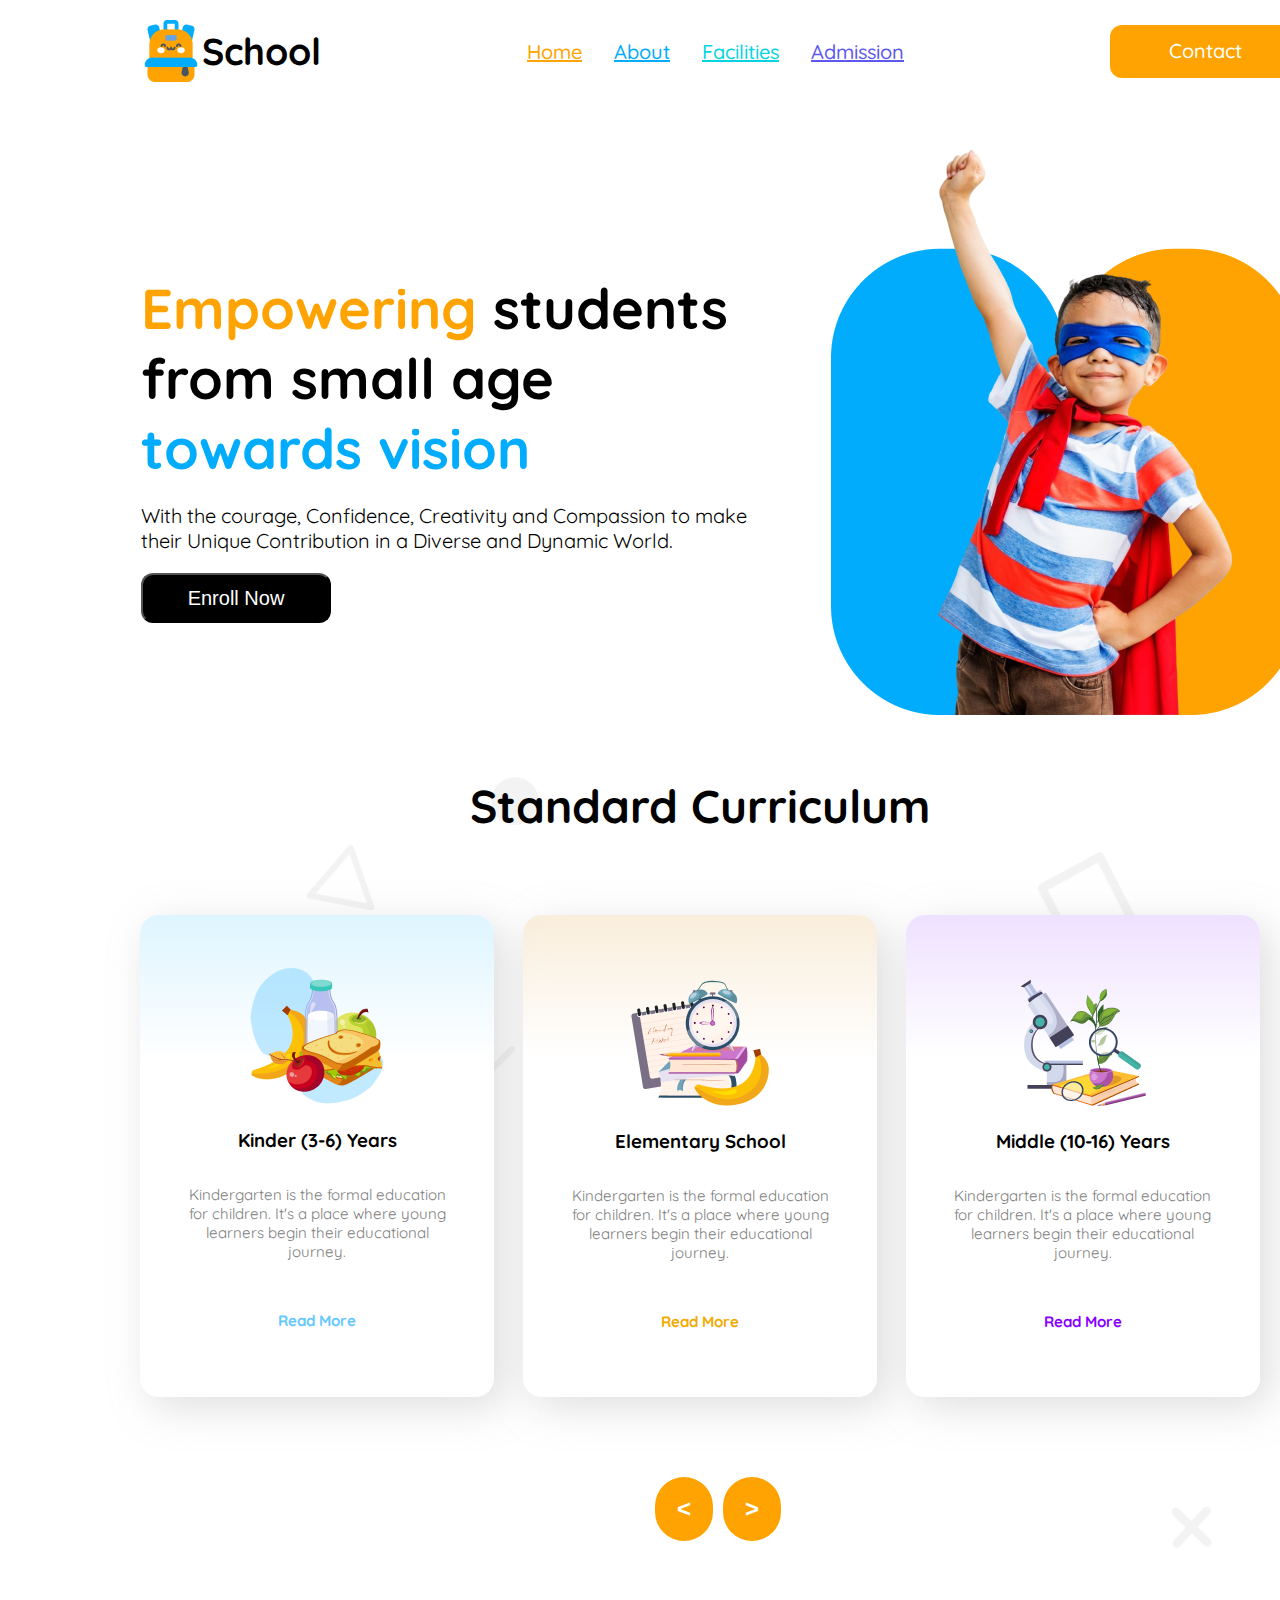
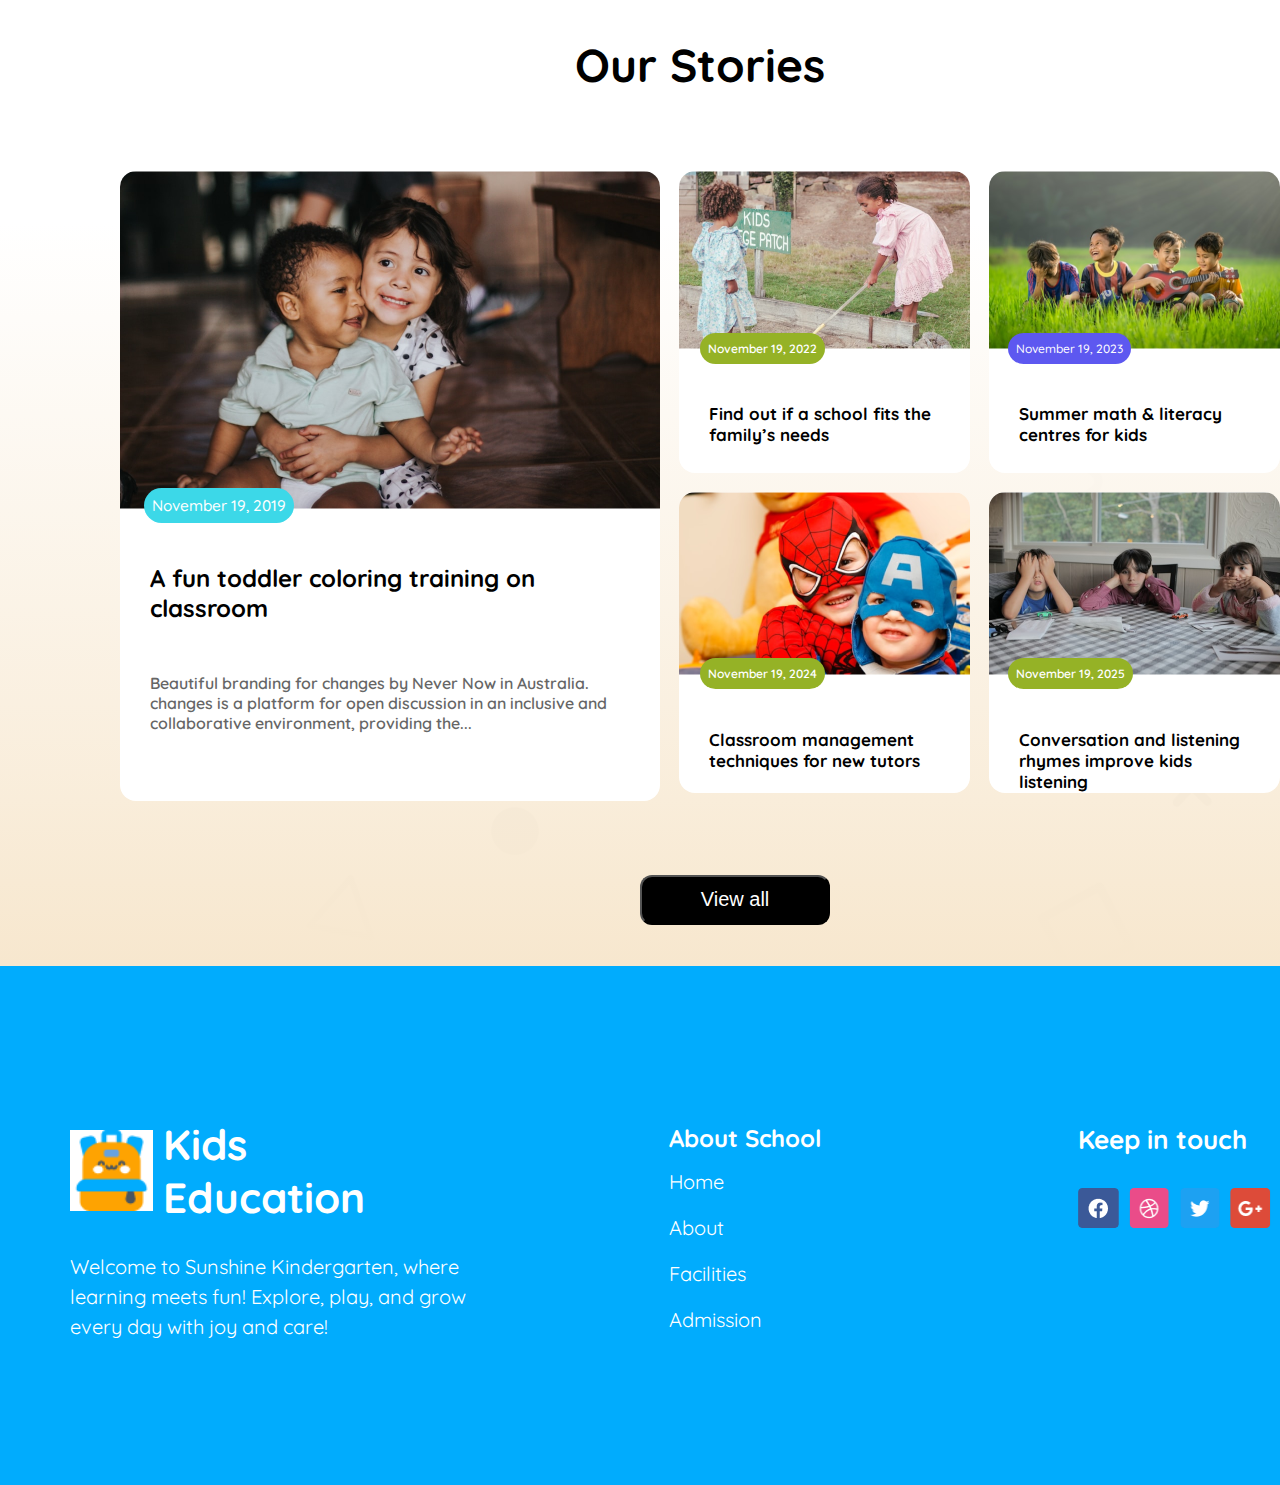
<file: index.html>
<!DOCTYPE html>
<html lang="en">

<head>
    <meta charset="UTF-8">
    <meta name="viewport" content="width=device-width, initial-scale=1.0">
    <link rel="shortcut icon" href="./assets/favicon.jpg" type="image/x-icon">
    <link rel="stylesheet" href="./kids_school.css">
    <title>Kids-School</title>
</head>

<body class="quicksand-font">
    <!-- Navigation bar -->
    <header>
        <nav>
            <div class="nav-logo">
                <img src="./assets/logo.png" alt="">
                <h3>School</h3>
                <img src="./assets/menu.png" alt="" class="menu">
            </div>
            <div class="nav-a">
                <a href="" class="a1">Home</a>
                <a href="" class="a2">About</a>
                <a href="" class="a3">Facilities</a>
                <a href="" class="a4">Admission</a>
            </div>
            <div class="nav-btn">Contact</div>
        </nav>
        <hr class="mob">
        <marquee behavior="scroll" direction="left">
            <span style="color: red; font-size: 20px;">Application submission deadline is on tomorrow at 11.59 pm</span>
        </marquee>
    </header>
    <!-- navigation bar ended -->

    <!-- Main body part started -->

    <!-- section 1: enrollment start-->
    <section class="enroll">

        <div class="div">
            <img src="./assets/hero-kids.png" alt="" class="enroll-mobile">
            <h1 class="enroll-h"><span class="empower">Empowering</span> students from small age <span
                    class="vision">towards vision</span></h1>
            <p class="enroll-p">With the courage, Confidence, Creativity and Compassion to make their Unique
                Contribution in a Diverse and Dynamic World.</p>
            <button class="enroll-btn">Enroll Now</button>
        </div>
        <div class="div">
            <img src="./assets/hero-kids.png" alt="" class="enroll-pc">
        </div>
    </section>
    <!-- section 1: enrollment ended -->

    <!-- section 2: curriculum started-->
    <section class="sec-curriculum">
        <h3>Standard Curriculum</h3>
        <div class="curriculum-card">
            <div class="card-1">
                <img src="./assets/kinder.png" alt="">
                <h3>Kinder (3-6) Years</h3>
                <p>Kindergarten is the formal education for children. It's a place where young learners begin their
                    educational journey. </p>
                <p class="c1">Read More</p>
            </div>
            <div class="card-2">
                <img src="./assets/elementary.png" alt="">
                <h3>Elementary School</h3>
                <p>Kindergarten is the formal education for children. It's a place where young learners begin their
                    educational journey.</p>
                <p class="c2">Read More</p>
            </div>
            <div class="card-3">
                <img src="./assets/middle.png" alt="">
                <h3>Middle (10-16) Years</h3>
                <p>Kindergarten is the formal education for children. It's a place where young learners begin their
                    educational journey.</p>
                <p class="c3">Read More</p>
            </div>
        </div>
        <div class="curriculum-btn">
            <button class="c-btn"><</button>
                    <button class="c-btn">></button>
        </div>
    </section>
    <!-- section 2: curriculum ended -->

    <!-- Section: Stories start -->
    <section class="stories">
        <h1>Our Stories</h1>
        <div class="stories-cards">
            <div class="storiescard-1">
                <img src="./assets/story-1.png" alt="" class="storiesimg">
                <span class="span-1">November 19, 2019</span>
                <h3>A fun toddler coloring training on
                    classroom</h3>
                <p>Beautiful branding for changes by Never Now in Australia.
                    changes is a platform for open discussion in an inclusive and
                    collaborative environment, providing the...</p>
            </div>
            <div class="storiescard-2">
                <img src="./assets/story-2.png" alt="" class="storiesimg">
                <span class="span-2">November 19, 2022</span>
                <h3>Find out if a school fits the
                    family’s needs</h3>
            </div>
            <div class="storiescard-3">
                <img src="./assets/story-3.png" alt="" class="storiesimg">
                <span class="span-3">November 19, 2023</span>
                <h3>Summer math & literacy
                    centres for kids</h3>
            </div>
            <div class="storiescard-4">
                <img src="./assets/story-4.png" alt="" class="storiesimg">
                <span class="span-4">November 19, 2024</span>
                <h3>Classroom management
                    techniques for new tutors</h3>
            </div>
            <div class="storiescard-5">
                <img src="./assets/story-5.png" alt="" class="storiesimg">
                <span class="span-5">November 19, 2025</span>
                <h3>Conversation and listening rhymes
                    improve kids listening</h3>
            </div>
            <div class="storiescard-5 mobileonly">
                <img src="./assets/story-5.png" alt="" class="storiesimg">
                <span class="span-6">November 19, 2027</span>
                <h3>Discussion and reading rhymes
                    improve kids listening</h3>
            </div>
        </div>
        <button class="enroll-btn strbtn">View all</button>
    </section>
    <!-- Section: Stories ended -->

    <!-- Footer section Started -->
    <footer>
        <div class="last">
            <!-- left part -->
            <div class="left">
                <div class="left-img">
                    <img src="./assets/logo.png" alt="">
                    <h1>Kids <br>Education</h1>
                </div>
                <p>Welcome to Sunshine Kindergarten, where learning meets fun! Explore, play, and grow every day with
                    joy and care!</p>
            </div>

            <!-- mid part -->
            <div class="mid">
                <h3>About School</h3>
                <ul>
                    <li><a href="" class="mid-a">Home</a></li>
                    <li><a href="" class="mid-a">About</a></li>
                    <li><a href="" class="mid-a">Facilities</a></li>
                    <li><a href="" class="mid-a">Admission</a></li>
                </ul>
            </div>

            <!-- right part -->
            <div class="right">
                <h3>Keep in touch</h3>
                <div class="right-img">
                    <img src="./assets/fb.png" alt="">
                    <img src="./assets/dribble.png" alt="">
                    <img src="./assets/twitter.png" alt="">
                    <img src="./assets/google+.png" alt="">
                </div>
            </div>
        </div>
    </footer>
    <!-- Footer Section ended -->
</body>

</html>
</file>
<file: kids_school.css>
/* font Setup */
@import url('https://fonts.googleapis.com/css2?family=Quicksand:wght@300..700&display=swap');

.quicksand-font {
    font-family: "Quicksand", serif;
    font-optical-sizing: auto;
    font-weight: 400;
    font-style: normal;
  }
  body{
    margin: 0;
  }
/* Nav Bar */
header {
    height: 102px;
    width: 1400px;
}
nav {
    height: 62px;
    width: 1160px;
    display: flex;
    align-items: center;
    justify-content: space-between;
    margin: 20px 140px;
}
.nav-logo {
    display: flex;
    align-items: center;
    font-size: 32px;
    font-weight: bold;
}
.nav-a{
    display: flex;
    gap: 32px;
    font-size: 20px;
}
.a4 {
    color: #5D58EF;
    font-weight:500;
}
.a3 {
    color: #05D4DF;
    font-weight:500;
}
.a2 {
    color: #01ACFD;
    font-weight:500;
}
.a1 {
    color: #FEA301;
    font-weight:500;
}
.menu {
    display: none;
}
.nav-btn {
    height: 40px;
    width: 190px;
    background-color: #FEA301;
    border-radius: 12px;
    text-align: center;
    padding-top: 13px;
    color: white;
    font-size: 20px;
    font-weight: 500;

}
.mob {
    display: none;
}
/* Navbar for mobile */
@media screen and (max-width: 576px) {
    header {
        height: 70px;
        max-width: 390px;
    }
    nav {
        margin: 20px 0;
    }
    .nav-a, .nav-btn, .nav-logo>h3{
        display: none;
    }
    .nav-logo {
        display: flex;
        gap: 290px;
        margin: 0 5px;
    }
    .nav-logo img {
        align-items: start;
    }
    .menu {
        display:flex;
        height: 35px;
        width: 35px;
        opacity: 60%; 
    }
    .mob {
        display:flex;
        background-color: #FEA301;
    }
}
/* Navbar for mobile ended*/
/* Nav Bar ended  */

/* enroll section start */
 .enroll{
    height: 575px;
    width: 1159px;
    display: flex;
    align-items: center;
    margin: 20px 141px;
    gap: 50px;
 }
 .enroll-h{
    font-size: 56px;
    font-weight: bold;
    margin-bottom: 0;
 }
 .empower {
    color: #FEA301;      
 }
 .vision {
    color: #01ACFD;
 }
 .enroll-p{
    font-size: 20px;

 }
 .enroll-btn {
    height: 50px;
    width: 190px;
    background-color: black;
    border-radius: 12px;
    text-align: center;
    color: white;
    font-size: 20px;
    font-weight: 500;
 }
 .enroll-mobile {
    display: none;
 }
/* enroll section for mobile */ 
@media screen and (max-width: 576px) {
    .enroll {
        max-width: 357px; 
        height: 725px;
        display: flex;
        flex-direction: column;
        margin-left: 15px;    /*problem*/
        margin-right: 0;
   
    }
    .enroll-pc {
        display: none;
    }
    .enroll-mobile{
        display: flex;
        height: 413px;
        max-width: 337px;
        margin-top: 25px;   
    }
    .enroll-h{
        font-size: 32px;
        font-weight: bold;
        margin-bottom: 0;
        text-align: center;    
     }
     .enroll-p{
        font-size: 14px;   
        font-weight: 500;
        text-align: center;
     }
     .div {
        margin-left: 15px;
     }
     .enroll-btn {
        margin-left: 75px;
        margin-top: 10px;
     }
}

/* enroll section for mobile ended  */
/* enroll section ended */

/* Curriculum section start */
.sec-curriculum {
    height: 809px;
    width: 1400px;
    background-image: url("./assets/bg.png");
    background-repeat: no-repeat; 
}

.sec-curriculum >h3 {
    text-align: center;
    font-size: 46px;
    font-weight: bold;
    margin: 60px 0 80px;
}
.curriculum-card {
    max-width: 1160px;
    height: 481.5px;
    display: flex;
    gap: 28.29px;
    margin: 0 140px 0px;

}
.card-1, .card-2, .card-3 {
    text-align: center;
    padding: 52px 40px 0;
    box-shadow: 10px 10px 40px rgba(158, 158, 158, 0.345);
    border-radius: 18.86px;
}
.card-1{
    background: linear-gradient(to bottom, #F7E7CE 0%, #DEF5FF 0%, white 30%);
}
.card-2 {
    padding-top: 65px;
    /* background-color: #FFF4DC; #FFF4DC   #F7E7CE*/
    /* background: linear-gradient(to top, white ,#F7E7CE) */
    background: linear-gradient(to bottom, #F7E7CE 0%, #f7e7ceb9 0%, white 30%);
}
.card-3 {
    padding-top: 64px;
    background: linear-gradient(to bottom, #F7E7CE 0%, #EEE1FF 0%, white 30%);
}
.card-1 p, .card-2 p, .card-3 p {
    margin: 33.48px 0;
    margin-bottom: 40px;
    color: #808080;
    font-size: 15.09px;
    cursor: pointer;
}
.card-1 .c1{
    color: #64C8FF;
    font-size: 15.09px;
    font-weight: bold;
    padding-top: 10px;
}
.card-2 .c2{
    color: #F0AA00;
    font-size: 15.09px;
    font-weight: bold;
    padding-top: 10px;
}
.card-3 .c3{
    color: #8700FF;
    font-size: 15.09px;
    font-weight: bold;
    padding-top: 10px;
}
.curriculum-btn {
    display: flex;
    gap: 10px;
    margin: 80px 655px 60px;
    
}
.c-btn {
    font-size: 24px;
    color: white;
    font-weight: 600;
    border-radius: 40px;
    padding: 18px 22px;
    background-color: #FEA301;
    border: none;
    cursor: pointer;
}

/* curriculum section for mobile */

@media screen and (max-width: 576px) {
    body {
        margin: 0;
        margin-left: 5px
    }

    .sec-curriculum {
        max-width: 367px; 
        height: 1320px;
        margin: auto 10px auto 13px; 
        background-image: url("./assets/bg.png");
        background-position: 1px 1px center;
    }
    .sec-curriculum h3 {
        font-size: 26px;
        font-weight: bold;
        text-align: center;
        margin: 60px 35px 40px 55px;
    }

    .curriculum-btn {
        display: none;
    }
    .curriculum-card {
        flex-direction: column;
        margin: auto 10px;
        width: 357px;
        height: 324.47px;
        gap: 15px;
        margin: 0 10px 0px;
        
    }

    .card-1, .card-2, .card-3 {
        border-radius: 15px;
        text-align: center;
        padding: 20px 40px 0;
        /* box-shadow: 10px 10px 40px rgba(158, 158, 158, 0.345); */
 
    }
    .card-1{
        
        background: linear-gradient(to bottom, #F7E7CE 0%, #DEF5FF 0%, white 30%);
    }
    .card-2 {
        background: linear-gradient(to bottom, #F7E7CE 0%, #f7e7ceb9 0%, white 30%);
    }
    .card-3 {
        
        background: linear-gradient(to bottom, #F7E7CE 0%, #EEE1FF 0%, white 30%);
    }
    .card-1 p, .card-2 p, .card-3 p {
        margin: 20px 0;
        margin-bottom: 40px;
        color: #808080;
        font-size: 15.09px;
        cursor: pointer;
    }
    .card-1 h3, .card-2 h3, .card-3 h3 {
        font-size: 16.25px;
        font-weight: bold;
        margin: 20px 35px;
    }
    .card-1 .c2, .card-2 .c2, .card-3 .c3 {
        font-size: 16.25px;
        font-weight: bold;
        margin-top: 0;
        padding: 0;
        margin-bottom: 50px;
    }
}

/* curriculum section for mobile ended */
/* curriculum section ended*/

/* Stories section start */
.stories {
    height: 930px;
    width: 1400px;
    background-image: url("./assets/bg.png");
    background-size: cover;
    background: linear-gradient(to top, #F7E7CE 0%, #f7e7ceb9 20%, white 80% ), 
    url("./assets/bg.png");
}
.stories img {
    max-width: 100%;
    border-top-right-radius: 16px;
    border-top-left-radius: 16px;
}
.stories >h1{
    font-size: 46px;
    font-weight: bold;
    text-align: center;
    margin-top: 50px;
}

.stories-cards {
    display: grid;
    grid-template-columns: repeat(3,1fr);
    /* grid-template-rows: repeat(1,1fr); */
    align-content: center;
    gap: 19px;
    height: 630.52px;  
    width: 1160px;
    margin: 80px 160px auto 120px;
    position: relative;
   
    
}
.storiescard-1 {
    
    grid-row: span 3;
    height: 630px;   
    width: 540.27px;
    border-radius: 16px;
    margin-top: 5px;
    background-color: white;
}

.storiescard-2, .storiescard-3, .storiescard-4, .storiescard-5 {
    width: 290.69px;
    height: 301.61px;
    /* margin-top: 0px; */
    background-color: white;
    border-radius: 16px;
    
}
.storiescard-2, .storiescard-3{
    margin-top:5px;
}
.span-1 {

    background-color: #3CD8E8;
    border-radius: 47.93px;
    padding: 8px;
    font-size: 15.34px;
    font-weight: 500;
    display: inline-block;
    position: absolute;
    top: 314px; 
    left: 24px;
    /* z-index: 1; */
    color: white;
}
.span-2 {

    background-color: #95B226;
    border-radius: 47.93px;
    padding: 8px;
    font-size: 12px;
    font-weight: 600;
    display: inline-block;
    position: absolute;
    top: 159px; 
    left: 580px;
    z-index: 1;
    color: white;
}
.span-3 {

    background-color: #5D58F0;
    border-radius: 47.93px;
    padding: 8px;
    font-size: 12px;
    font-weight: 500;
    display: inline-block;
    position: absolute;
    top: 159px; 
    left: 888px;
    z-index: 1;
    color: white;
}
.span-4 {

    background-color: #95B226;
    border-radius: 47.93px;
    padding: 8px;
    font-size: 12px;
    font-weight: 600;
    display: inline-block;
    position: absolute;
    top: 484px; 
    left: 580px;
    z-index: 1;
    color: white;
}
.span-5 {

    background-color: #95B226;
    border-radius: 47.93px;
    padding: 8px;
    font-size: 12px;
    font-weight: 600;
    display: inline-block;
    position: absolute;
    top: 484px; 
    left: 888px;
    z-index: 1;
    color: white;
}


.storiescard-1 h3{
    font-size: 24px;
    margin: 50px 30px 30px;
    
} 
.storiescard-1 p{
    font-size: 15.93px;
    color: #666666;
    font-weight: 600;
    margin: 50px 30px 30px;
}
.storiescard-2 h3, .storiescard-3 h3, .storiescard-4 h3, .storiescard-5 h3{
    font-size: 17px;
    font-weight: bold;
    margin: 50px 30px 30px;
}
.strbtn {
    margin: 70px 640px 0px 640px;
    cursor: pointer;
    transition: transform;
}
.strbtn:hover {
    transform: scale(1.1) translate(20px) ;
    background-color: skyblue;
}
.mobileonly {
    display: none;
}

/* Section: stories for mobile  */
@media screen and (max-width:576px) {
    /* body .stories{
        margin-left: 5px;
    } */
    .stories {
        max-width: 390px;
        height: 820px;
        margin-left: 7px;
        margin-right: 5px;
        background: linear-gradient(to top, #F7E7CE 0%, #edeae6b9 20%, white 80% ), 
        url("./assets/bg.png")
    }
    .stories h1 {
        font-size: 26px;
        font-weight: bold;
    }
    .mobileonly {
        display: flex;
        flex-direction: column;
    }
    .stories-cards {
        max-width: 367px;
        height:auto;
        display: grid;
        grid-template-columns: repeat(2,1fr);
        /* flex-direction: column; */
        margin: 40px 10px 0;
        
    }
    .stories-cards img {
        width: 100%;
    }
    .storiescard-1,.storiescard-2, .storiescard-3, .storiescard-4, .storiescard-5, .mobileonly{
        width: 173.27px;
        height: 179.59px;
        /* margin-top: 0px; */
        background-color: white;
        border-radius: 16px;
        box-shadow: 8px 8px 70px rgba(244, 225, 175, 0.808);
        border-radius: 18px;
        
    }
    .storiescard-1 h3,.storiescard-2 h3, .storiescard-3 h3, .storiescard-4 h3, .storiescard-5 h3, .mobileonly h3 {
        font-size: 9.13px;
        font-weight: bold;
        margin: 20px 30px 0px;
    }
    .storiescard-1 {
        grid-row: none;
    }
    .storiescard-1 p{
        display: none;
    }
    .span-2,.span-3,.span-4,.span-5 {
        display: none;
    }
    .span-1 {

        background-color: #3CD8E8;
        border-radius: 47.93px;
        padding: 8px;
        font-size: 8px;
        font-weight: 500;
        display: inline-block;
        position: absolute;
        top: 97px; 
        left: 15px;
        /* z-index: 1; */
        color: white;
    }
     .span-2 {
        height: 10px;
        width: 72px;
        background-color: #5D58F0;
        border-radius: 47.93px;
        padding: 8px 6px;
        font-size: 8px;
        font-weight: 500;
        display: inline-block;
        position: absolute;
        top: 97px; 
        left: 207px;
        z-index: 1;
        color: white;
    }
    
    .span-3 {
        height: 10px;
        width: 72px;
        background-color: #827dfc;
        border-radius: 47.93px;
        padding: 8px 6px;
        font-size: 8px;
        font-weight: 500;
        display: inline-block;
        position: absolute;
        top: 299px; 
        left: 207px;
        z-index: 1;
        color: white;
    }
    .span-4 {
        height: 10px;
        width: 72px;
        background-color: #95B226;
        border-radius: 47.93px;
        padding: 8px 6px;
        font-size: 8px;
        font-weight: 500;
        display: inline-block;
        position: absolute;
        top: 299px; 
        left: 15px;
        z-index: 1;
        color: white;
    }
    .span-5 {
        height: 10px;
        width: 72px;
        background-color: #95B226;
        border-radius: 47.93px;
        padding: 8px 6px;
        font-size: 8px;
        font-weight: 500;
        display: inline-block;
        position: absolute;
        top: 501px; 
        left: 15px;
        z-index: 1;
        color: white;
    } 
    .span-6 {
        height: 10px;
        width: 72px;
        background-color: #721b98;
        border-radius: 47.93px;
        padding: 8px 6px;
        font-size: 8px;
        font-weight: 500;
        display: inline-block;
        position: absolute;
        top: 501px; 
        left: 207px;
        z-index: 1;
        color: white;
    }
    .strbtn {
        margin: 60px 40px 0px 99px;
        cursor: pointer;
        transition: transform;
    }
    .strbtn:hover {
        transform: scale(0.8) translate(10px) ;
        background-color: skyblue;
    }
}
/* Section: stories for mobile ended */
/* Section: Stories ended */

/* footer section start */

footer {
    height: 519px;
    width: 1400px;
    color: white;
    background-color: #01ACFD; 
    display: flex;
    justify-content: center;
    align-items: center;
}

.last {
    width: 90%;
    display: flex;
    justify-content: space-between;
    align-items: center;
}

.left {
    width: 35%;
}

.left-img {
    display: flex;
    align-items: center;
    gap: 10px;
}

.left-img img {
    width: 82.9px;
    height: 81.65px;
    background-color: white;
    margin-bottom: 0;
}

.left h1 {
    font-size: 42.14px;
    font-weight: bold;
}

.left p {
    margin-top: 0px;
    font-size: 20px;
    line-height: 1.5;
}

.mid {
    width: 20%;
    text-align: left;
}

.mid h3 {
    margin-bottom: 15px;
    font-size: 24px;
}

.mid ul {
    list-style: none;
    padding: 0;
}

.mid ul li {
    margin: 8px 0;
    margin-bottom: 21px;
}

.mid ul li a {
    color: white;
    text-decoration: none;
    font-size: 20px;
    
}

.right {
    width: 20%;
    text-align: left;
    height: 205px;
}

.right h3 {
    margin-top: 0;
    margin-bottom: 32px;
    font-size: 26px;
}

.right-img {
    display: flex;
    gap: 10.15px;
}

.right-img img {  
    width: 40.61px;
    height: 40px;
    cursor: pointer;
    border-radius: 4px;
}


img {
    display: inline-block;
}
/* footer section for mobile start */
@media screen and  (max-width: 576px) {

    footer {
        height: auto; 
        width: 390px;
        padding: 20px 0;
        margin-left: 6px;
        background: linear-gradient(to top, rgb(120, 206, 237) 30%, #01ACFD 80%);
        
    }

    .last {
        flex-direction: column; 
        width: 100%; 
        margin: 0; 
        gap: 20px; 

    }

    .left {
        text-align: center; 
        width: 100%; 
    }

    .left-img {
        justify-content: center; 
        gap: 10px;
        margin-right: 90px;
    }

    .left h1 {
        font-size: 35.73px;
        text-align: left;
    }

    .left p {
        font-size: 16px; 
        line-height: 1.4;
        padding: 0 10px; 
        text-align: left;
        margin: 0 0 6px 10px;
    }

   
    .mid {
        width: 100%; 
        text-align: left; 
    }

    .mid h3 {
        font-size: 20.35px; 
        margin-bottom: 10px;
        font-weight: bold;
        margin-left: 21px;
        margin-top: 5px;
    }

    .mid ul {
        list-style: none;
        padding: 0;
    }

    .mid ul li {
        font-size: 16px; 
        margin-bottom: 8px;
        font-weight: 600;
        margin-left: 21px;
    }

   
    .right {
        width: 100%; 
        height: 140px;
        text-align: center; 
    }

    .right h3 {
        font-size: 22.04px;
        margin-bottom: 10px;
        text-align: left;
        margin-left: 24px;
        margin-bottom: 36.96px;
    }

    .right-img {
        justify-content: center; 
        gap: 10px;
        margin-right: 176px;
    }

    .right-img img {
        width: 33.91px; 
        height: 33.91px;
    }
}
/* footer section for mobile ended */
/* footer section ended */
</file>
